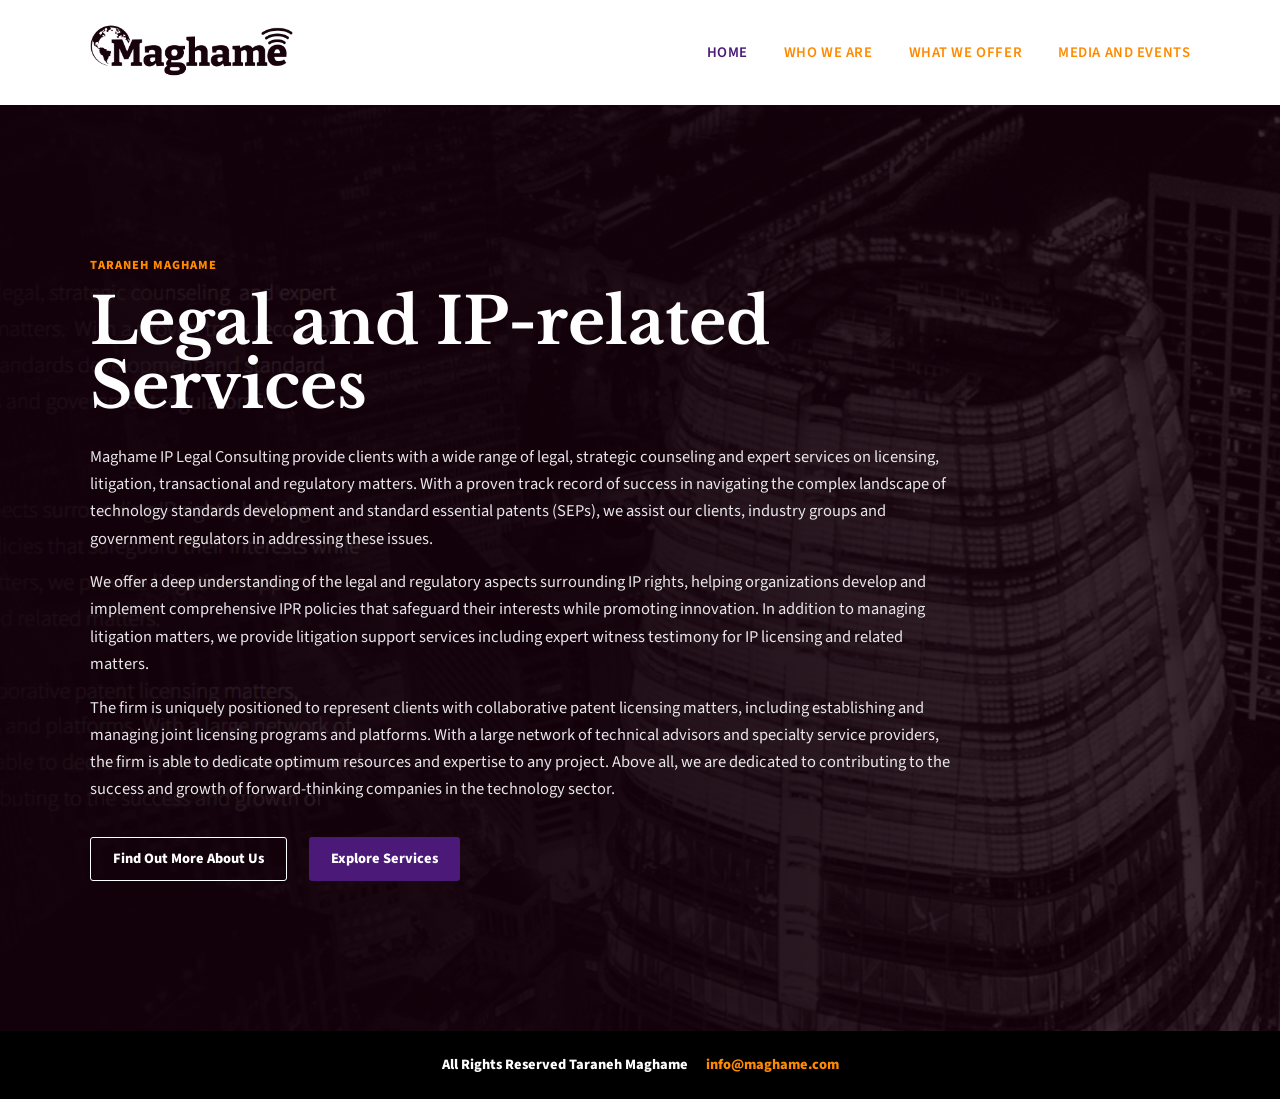
<file: index.html>
<!doctype html>
<html lang="en">
  <head>
    <meta charset="UTF-8" />
    <meta name="viewport" content="width=device-width, initial-scale=1.0" />
    <meta
      name="description"
      content="Maghame IP Consulting provides strategic intellectual property, licensing, litigation, standards, and policy advisory services."
    />
    <title>Maghame IP Consulting PLLC</title>
    <link rel="preconnect" href="https://fonts.googleapis.com" />
    <link rel="preconnect" href="https://fonts.gstatic.com" crossorigin />
    <link
      href="https://fonts.googleapis.com/css2?family=Libre+Baskerville:wght@700&family=Source+Sans+Pro:ital,wght@0,400;0,600;0,700;0,800;1,700;1,800&display=swap"
      rel="stylesheet"
    />
    <link rel="stylesheet" href="styles.css" />
  </head>
  <body>
    <header class="site-header">
      <a class="brand" href="index.html" aria-label="Maghame IP Consulting home">
        <img
          src="assets/logo-new-blank1.png"
          alt="Maghame IP Consulting PLLC"
        />
      </a>
      <button class="nav-toggle" type="button" aria-label="Open navigation" aria-expanded="false">
        <span></span>
        <span></span>
      </button>
      <nav class="site-nav" aria-label="Main navigation">
        <a class="active" href="index.html">Home</a>
        <a href="who-we-are.html">Who We Are</a>
        <a href="what-we-offer.html">What We Offer</a>
        <a href="media-and-events.html">Media and Events</a>
      </nav>
    </header>

    <main>
      <section class="hero">
        <div class="hero-inner">
          <p class="eyebrow">Taraneh Maghame</p>
          <h1>Legal and IP-related Services</h1>
          <div class="hero-text">
            <p>
              Maghame IP Legal Consulting provide clients with a wide range of legal, strategic
              counseling and expert services on licensing, litigation, transactional and regulatory
              matters. With a proven track record of success in navigating the complex landscape of
              technology standards development and standard essential patents (SEPs), we assist our
              clients, industry groups and government regulators in addressing these issues.
            </p>
            <p>
              We offer a deep understanding of the legal and regulatory aspects surrounding IP
              rights, helping organizations develop and implement comprehensive IPR policies that
              safeguard their interests while promoting innovation. In addition to managing
              litigation matters, we provide litigation support services including expert witness
              testimony for IP licensing and related matters.
            </p>
            <p>
              The firm is uniquely positioned to represent clients with collaborative patent
              licensing matters, including establishing and managing joint licensing programs and
              platforms. With a large network of technical advisors and specialty service providers,
              the firm is able to dedicate optimum resources and expertise to any project. Above
              all, we are dedicated to contributing to the success and growth of forward-thinking
              companies in the technology sector.
            </p>
          </div>
          <div class="hero-actions">
            <a class="button outline" href="who-we-are.html">Find Out More About Us</a>
            <a class="button filled" href="what-we-offer.html">Explore Services</a>
          </div>
        </div>
      </section>

    </main>

    <footer class="site-footer home-footer">
      <div class="footer-bottom">
        <span>All Rights Reserved Taraneh Maghame</span>
        <a href="mailto:info@maghame.com">info@maghame.com</a>
      </div>
    </footer>

    <script src="script.js"></script>
  </body>
</html>
</file>
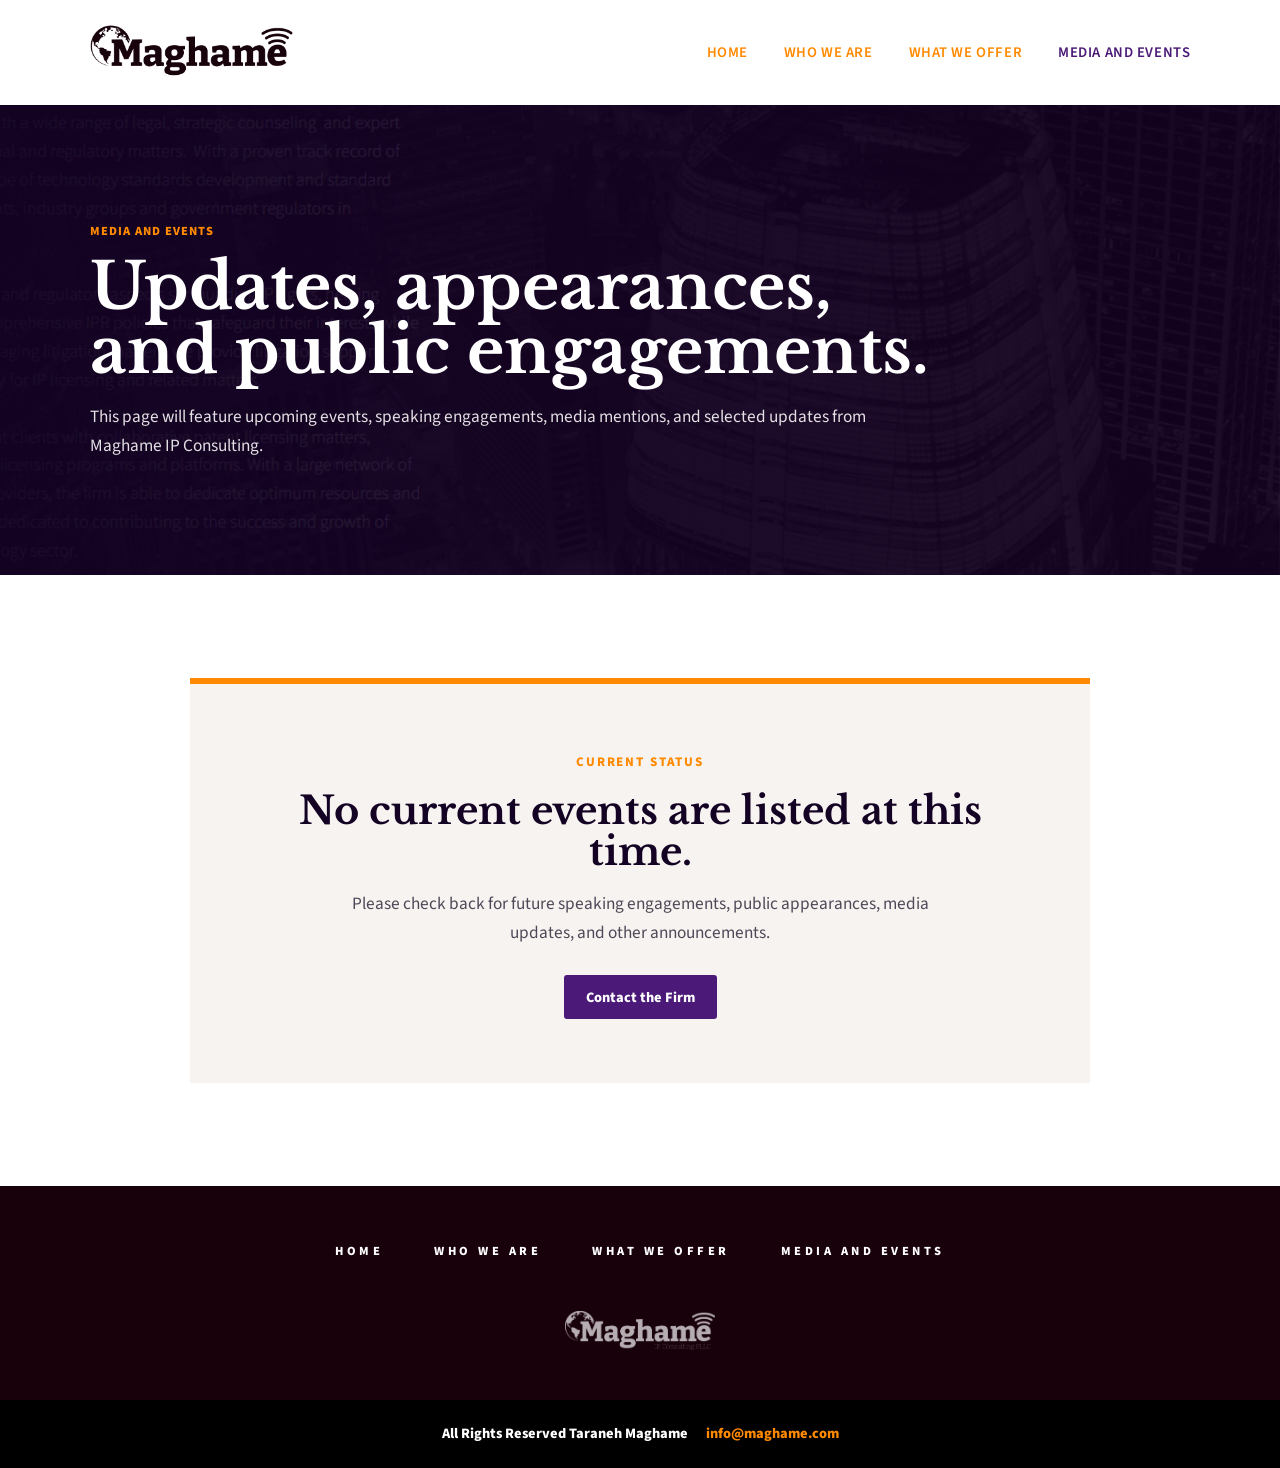
<file: media-and-events.html>
<!doctype html>
<html lang="en">
  <head>
    <meta charset="UTF-8" />
    <meta name="viewport" content="width=device-width, initial-scale=1.0" />
    <meta
      name="description"
      content="Media and events updates from Maghame IP Consulting PLLC."
    />
    <title>Media and Events | Maghame IP Consulting PLLC</title>
    <link rel="preconnect" href="https://fonts.googleapis.com" />
    <link rel="preconnect" href="https://fonts.gstatic.com" crossorigin />
    <link
      href="https://fonts.googleapis.com/css2?family=Libre+Baskerville:wght@700&family=Source+Sans+Pro:ital,wght@0,400;0,600;0,700;0,800;1,700;1,800&display=swap"
      rel="stylesheet"
    />
    <link rel="stylesheet" href="styles.css" />
  </head>
  <body>
    <header class="site-header">
      <a class="brand" href="index.html" aria-label="Maghame IP Consulting home">
        <img
          src="assets/logo-new-blank1.png"
          alt="Maghame IP Consulting PLLC"
        />
      </a>
      <button class="nav-toggle" type="button" aria-label="Open navigation" aria-expanded="false">
        <span></span>
        <span></span>
      </button>
      <nav class="site-nav" aria-label="Main navigation">
        <a href="index.html">Home</a>
        <a href="who-we-are.html">Who We Are</a>
        <a href="what-we-offer.html">What We Offer</a>
        <a class="active" href="media-and-events.html">Media and Events</a>
      </nav>
    </header>

    <main>
      <section class="media-events-intro">
        <p class="eyebrow">Media and Events</p>
        <h1>Updates, appearances, and public engagements.</h1>
        <p>
          This page will feature upcoming events, speaking engagements, media mentions, and selected
          updates from Maghame IP Consulting.
        </p>
      </section>

      <section class="section notice-section">
        <div class="event-notice">
          <span class="notice-label">Current Status</span>
          <h2>No current events are listed at this time.</h2>
          <p>
            Please check back for future speaking engagements, public appearances, media updates,
            and other announcements.
          </p>
          <a class="button filled" href="mailto:info@maghame.com">Contact the Firm</a>
        </div>
      </section>
    </main>

    <footer class="site-footer">
      <div class="footer-main">
        <nav class="footer-nav" aria-label="Footer navigation">
          <a href="index.html">Home</a>
          <a href="who-we-are.html">Who We Are</a>
          <a href="what-we-offer.html">What We Offer</a>
          <a href="media-and-events.html">Media and Events</a>
        </nav>
        <img
          class="footer-logo"
          src="assets/logo-white.png"
          alt="Maghame IP Consulting PLLC"
        />
      </div>
      <div class="footer-bottom">
        <span>All Rights Reserved Taraneh Maghame</span>
        <a href="mailto:info@maghame.com">info@maghame.com</a>
      </div>
    </footer>

    <script src="script.js"></script>
  </body>
</html>
</file>
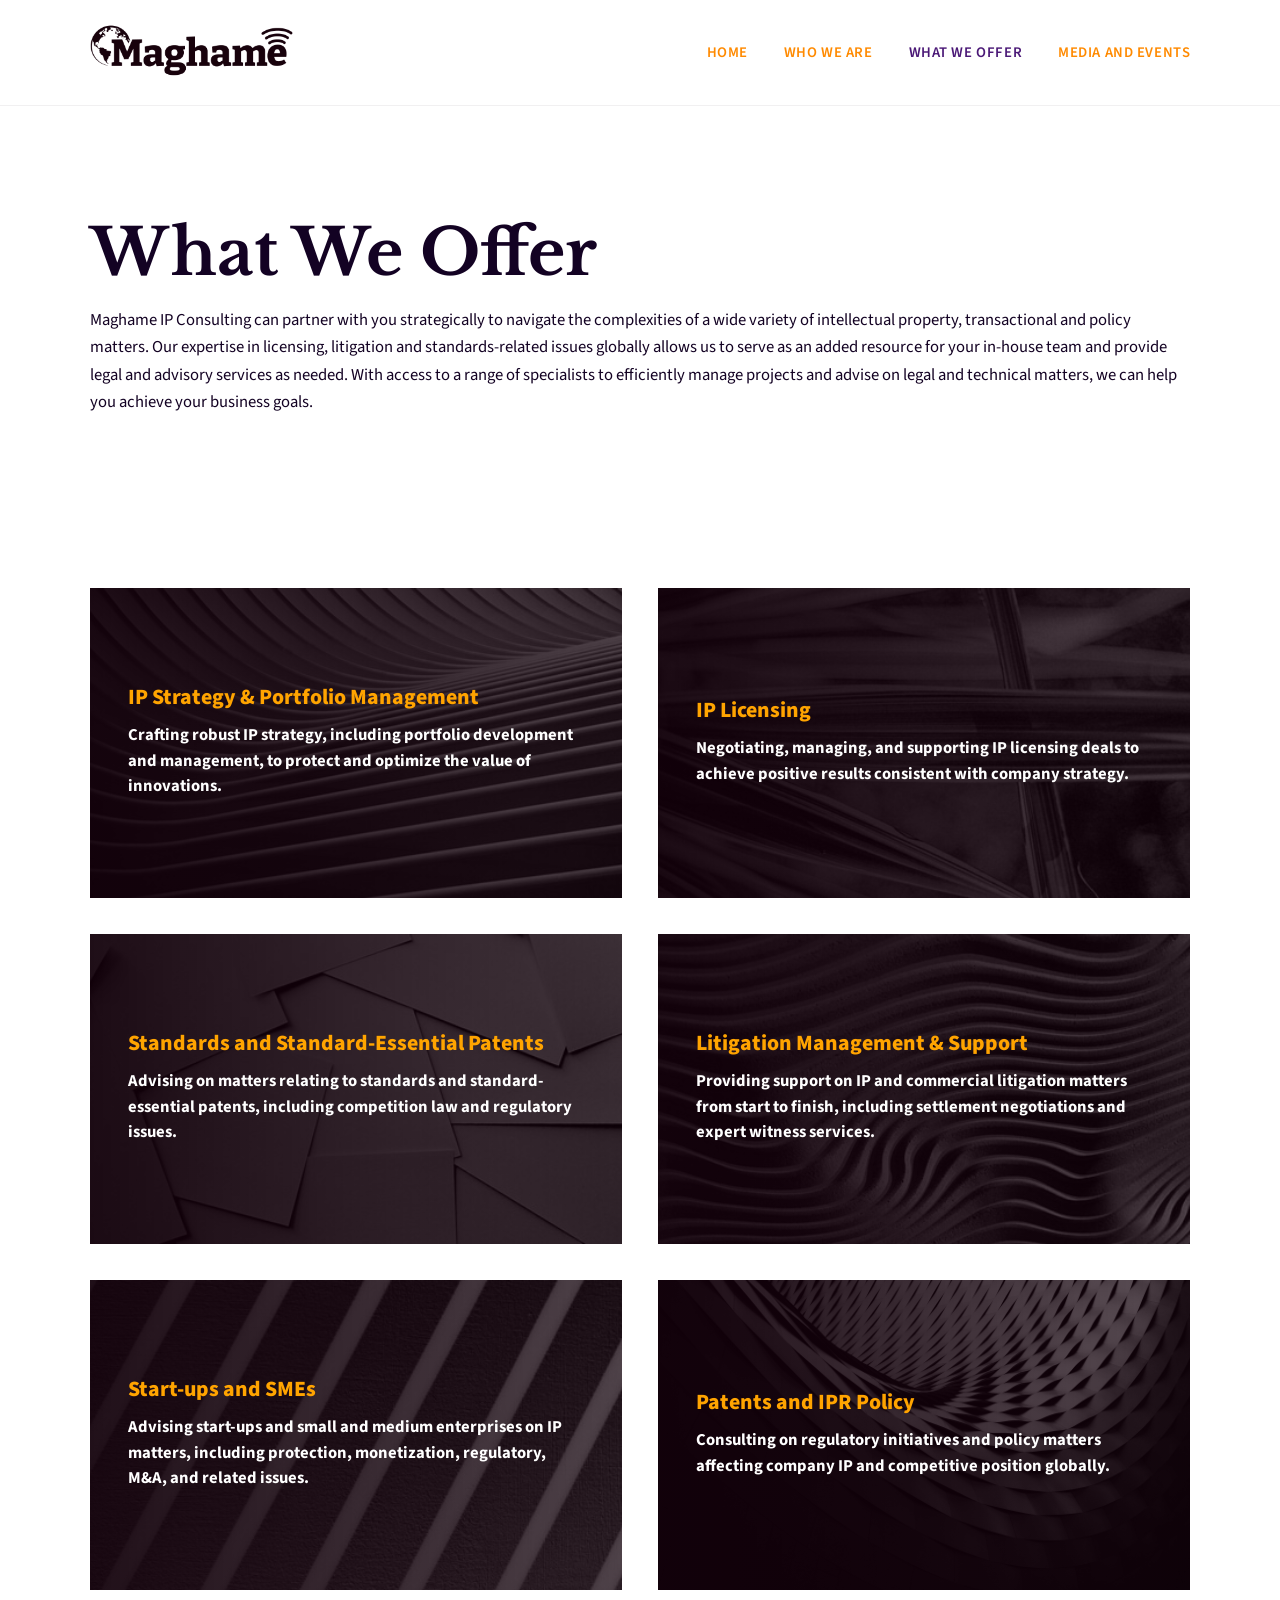
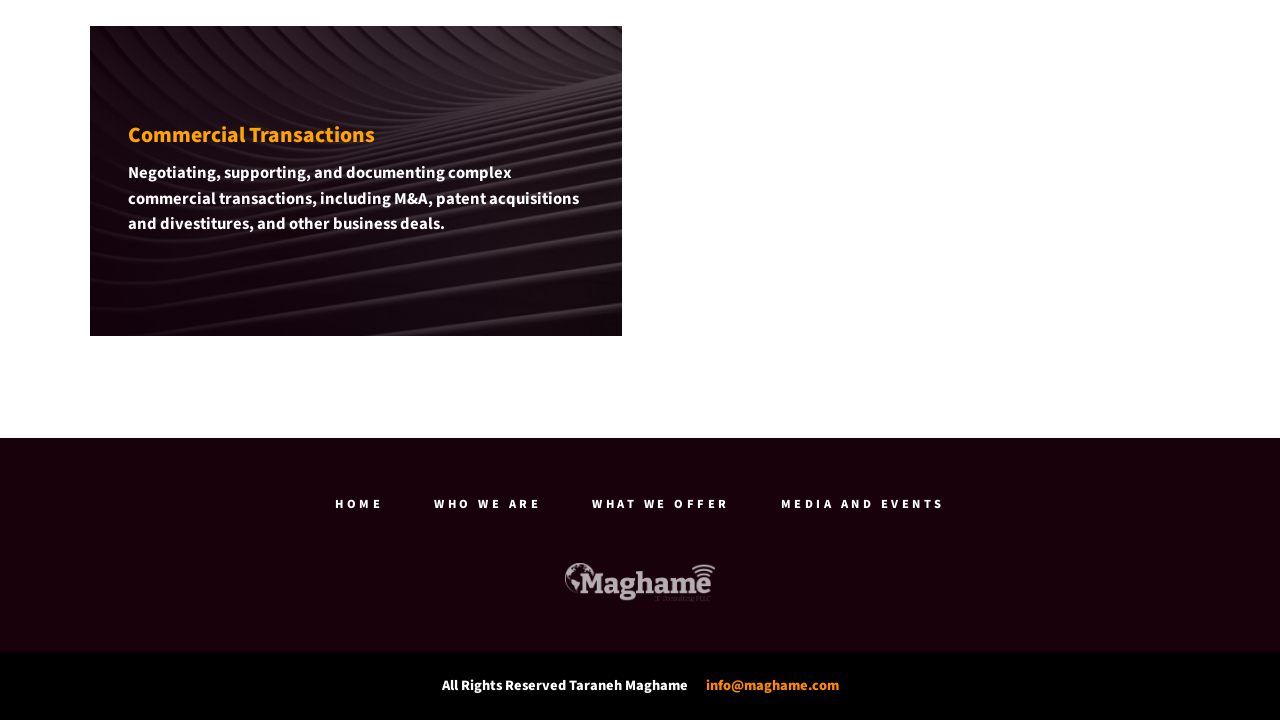
<file: what-we-offer.html>
<!doctype html>
<html lang="en">
  <head>
    <meta charset="UTF-8" />
    <meta name="viewport" content="width=device-width, initial-scale=1.0" />
    <meta
      name="description"
      content="Explore IP strategy, licensing, standards, litigation, policy, and transaction services from Maghame IP Consulting."
    />
    <title>What We Offer | Maghame IP Consulting PLLC</title>
    <link rel="preconnect" href="https://fonts.googleapis.com" />
    <link rel="preconnect" href="https://fonts.gstatic.com" crossorigin />
    <link
      href="https://fonts.googleapis.com/css2?family=Libre+Baskerville:wght@700&family=Source+Sans+Pro:ital,wght@0,400;0,600;0,700;0,800;1,700;1,800&display=swap"
      rel="stylesheet"
    />
    <link rel="stylesheet" href="styles.css" />
  </head>
  <body>
    <header class="site-header">
      <a class="brand" href="index.html" aria-label="Maghame IP Consulting home">
        <img
          src="assets/logo-new-blank1.png"
          alt="Maghame IP Consulting PLLC"
        />
      </a>
      <button class="nav-toggle" type="button" aria-label="Open navigation" aria-expanded="false">
        <span></span>
        <span></span>
      </button>
      <nav class="site-nav" aria-label="Main navigation">
        <a href="index.html">Home</a>
        <a href="who-we-are.html">Who We Are</a>
        <a class="active" href="what-we-offer.html">What We Offer</a>
        <a href="media-and-events.html">Media and Events</a>
      </nav>
    </header>

    <main>
      <section class="offer-intro">
        <h1>What We Offer</h1>
        <p>
          Maghame IP Consulting can partner with you strategically to navigate the complexities of a
          wide variety of intellectual property, transactional and policy matters. Our expertise in
          licensing, litigation and standards-related issues globally allows us to serve as an added
          resource for your in-house team and provide legal and advisory services as needed. With
          access to a range of specialists to efficiently manage projects and advise on legal and
          technical matters, we can help you achieve your business goals.
        </p>
      </section>

      <section class="section services-section">
        <div class="visual-service-grid">
          <article
            class="visual-service-card"
            style="--service-bg: url('assets/service-strategy.jpg')"
          >
            <h2>IP Strategy & Portfolio Management</h2>
            <p>
              Crafting robust IP strategy, including portfolio development and management, to
              protect and optimize the value of innovations.
            </p>
          </article>
          <article
            class="visual-service-card"
            style="--service-bg: url('assets/service-licensing.jpg')"
          >
            <h2>IP Licensing</h2>
            <p>
              Negotiating, managing, and supporting IP licensing deals to achieve positive results
              consistent with company strategy.
            </p>
          </article>
          <article
            class="visual-service-card"
            style="--service-bg: url('assets/service-standards.jpg')"
          >
            <h2>Standards and Standard-Essential Patents</h2>
            <p>
              Advising on matters relating to standards and standard-essential patents, including
              competition law and regulatory issues.
            </p>
          </article>
          <article
            class="visual-service-card"
            style="--service-bg: url('assets/service-litigation.jpg')"
          >
            <h2>Litigation Management & Support</h2>
            <p>
              Providing support on IP and commercial litigation matters from start to finish,
              including settlement negotiations and expert witness services.
            </p>
          </article>
          <article
            class="visual-service-card"
            style="--service-bg: url('assets/service-startups.jpg')"
          >
            <h2>Start-ups and SMEs</h2>
            <p>
              Advising start-ups and small and medium enterprises on IP matters, including
              protection, monetization, regulatory, M&A, and related issues.
            </p>
          </article>
          <article
            class="visual-service-card"
            style="--service-bg: url('assets/service-policy.jpeg')"
          >
            <h2>Patents and IPR Policy</h2>
            <p>
              Consulting on regulatory initiatives and policy matters affecting company IP and
              competitive position globally.
            </p>
          </article>
          <article
            class="visual-service-card"
            style="--service-bg: url('assets/service-strategy.jpg')"
          >
            <h2>Commercial Transactions</h2>
            <p>
              Negotiating, supporting, and documenting complex commercial transactions, including
              M&A, patent acquisitions and divestitures, and other business deals.
            </p>
          </article>
        </div>
      </section>
    </main>

    <footer class="site-footer">
      <div class="footer-main">
        <nav class="footer-nav" aria-label="Footer navigation">
          <a href="index.html">Home</a>
          <a href="who-we-are.html">Who We Are</a>
          <a href="what-we-offer.html">What We Offer</a>
          <a href="media-and-events.html">Media and Events</a>
        </nav>
        <img
          class="footer-logo"
          src="assets/logo-white.png"
          alt="Maghame IP Consulting PLLC"
        />
      </div>
      <div class="footer-bottom">
        <span>All Rights Reserved Taraneh Maghame</span>
        <a href="mailto:info@maghame.com">info@maghame.com</a>
      </div>
    </footer>

    <script src="script.js"></script>
  </body>
</html>
</file>
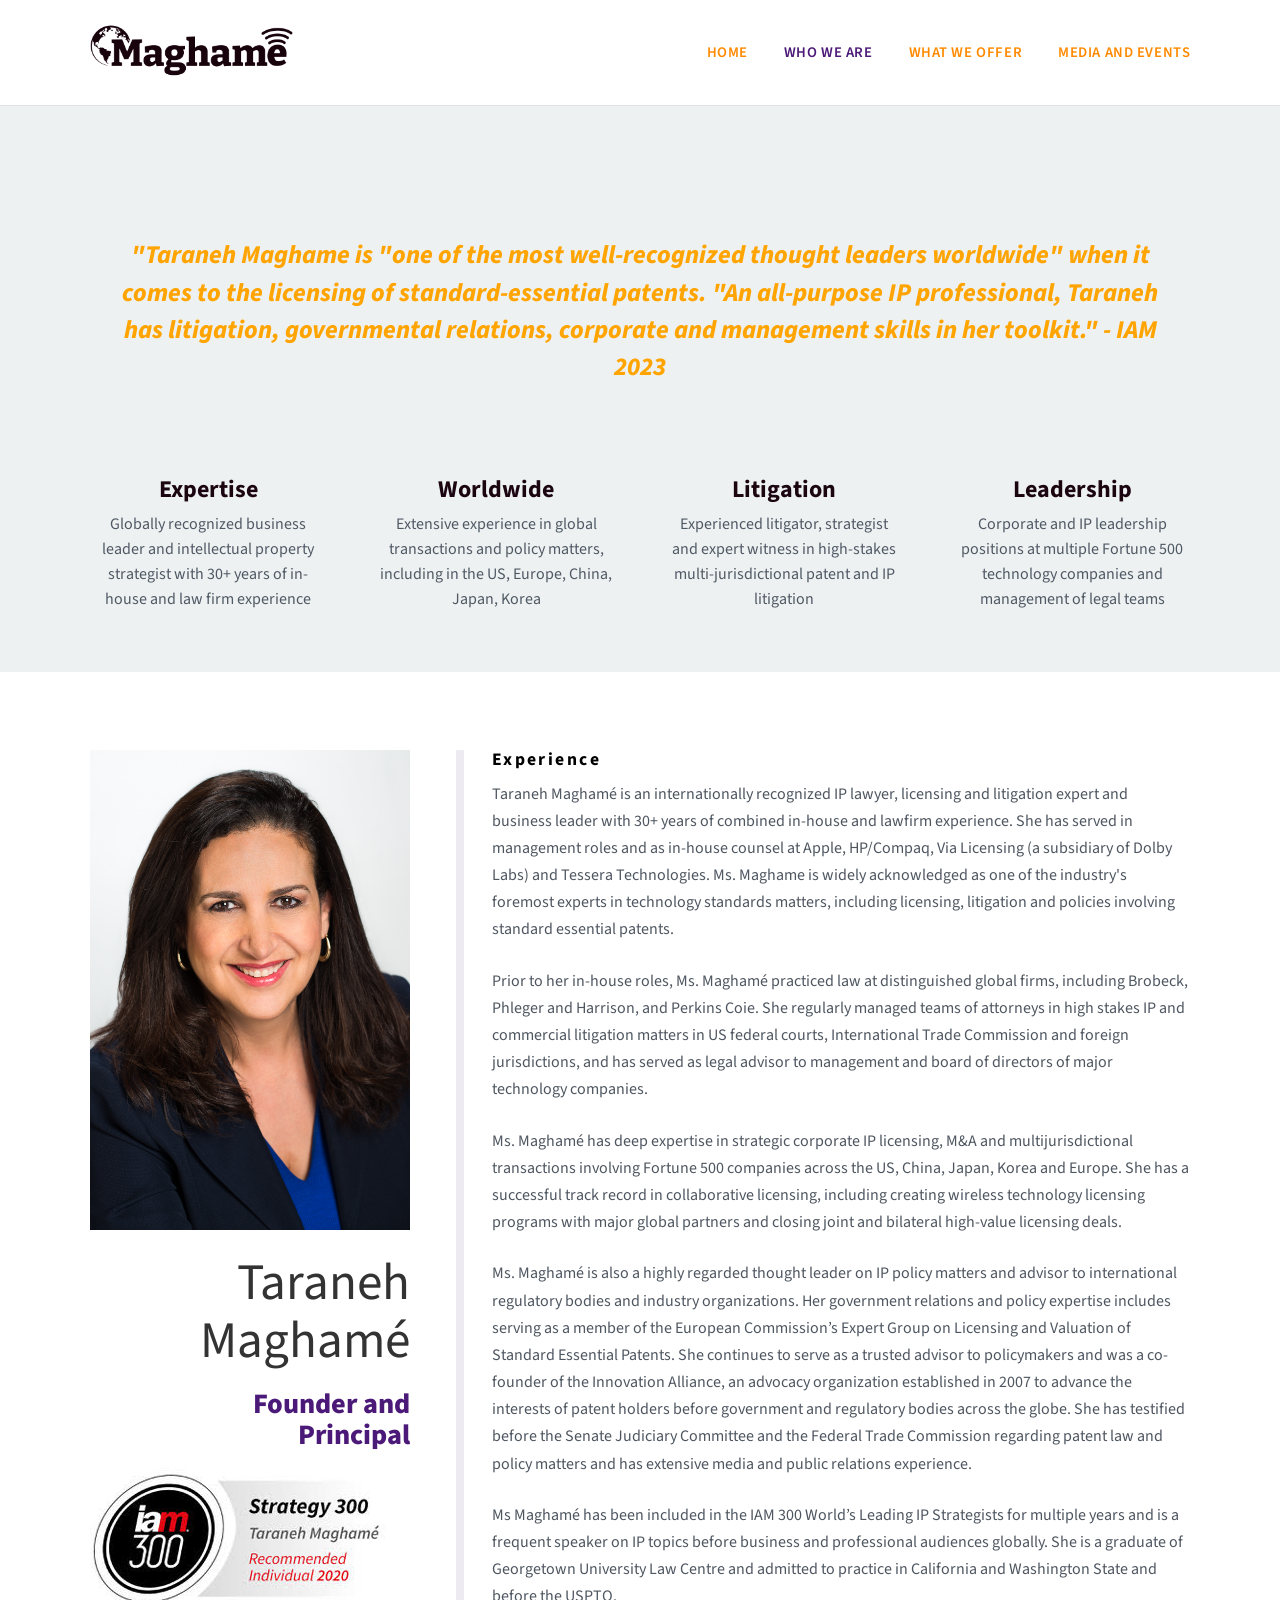
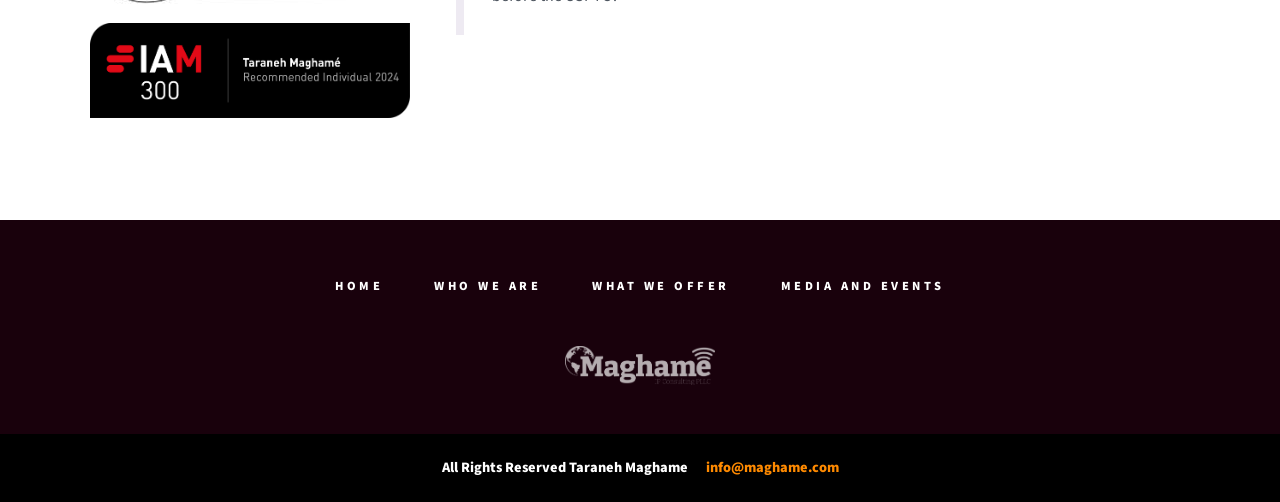
<file: who-we-are.html>
<!doctype html>
<html lang="en">
  <head>
    <meta charset="UTF-8" />
    <meta name="viewport" content="width=device-width, initial-scale=1.0" />
    <meta
      name="description"
      content="Learn about Taraneh Maghame, founder and principal of Maghame IP Consulting PLLC."
    />
    <title>Who We Are | Maghame IP Consulting PLLC</title>
    <link rel="preconnect" href="https://fonts.googleapis.com" />
    <link rel="preconnect" href="https://fonts.gstatic.com" crossorigin />
    <link
      href="https://fonts.googleapis.com/css2?family=Libre+Baskerville:wght@700&family=Source+Sans+Pro:ital,wght@0,400;0,600;0,700;0,800;1,700;1,800&display=swap"
      rel="stylesheet"
    />
    <link rel="stylesheet" href="styles.css" />
  </head>
  <body>
    <header class="site-header">
      <a class="brand" href="index.html" aria-label="Maghame IP Consulting home">
        <img
          src="assets/logo-new-blank1.png"
          alt="Maghame IP Consulting PLLC"
        />
      </a>
      <button class="nav-toggle" type="button" aria-label="Open navigation" aria-expanded="false">
        <span></span>
        <span></span>
      </button>
      <nav class="site-nav" aria-label="Main navigation">
        <a href="index.html">Home</a>
        <a class="active" href="who-we-are.html">Who We Are</a>
        <a href="what-we-offer.html">What We Offer</a>
        <a href="media-and-events.html">Media and Events</a>
      </nav>
    </header>

    <main>
      <section class="who-intro">
        <blockquote class="who-quote">
          <p>
            "Taraneh Maghame is "one of the most well-recognized thought leaders worldwide" when it
            comes to the licensing of standard-essential patents. "An all-purpose IP professional,
            Taraneh has litigation, governmental relations,
            corporate and management skills in her toolkit." - IAM 2023
          </p>
        </blockquote>

        <div class="expertise-row" aria-label="Expertise highlights">
          <article>
            <h2>Expertise</h2>
            <p>
              Globally recognized business leader and intellectual property strategist with 30+
              years of in-house and law firm experience
            </p>
          </article>
          <article>
            <h2>Worldwide</h2>
            <p>
              Extensive experience in global transactions and policy matters, including in the US,
              Europe, China, Japan, Korea
            </p>
          </article>
          <article>
            <h2>Litigation</h2>
            <p>
              Experienced litigator, strategist and expert witness in high-stakes
              multi-jurisdictional patent and IP litigation
            </p>
          </article>
          <article>
            <h2>Leadership</h2>
            <p>
              Corporate and IP leadership positions at multiple Fortune 500 technology companies
              and management of legal teams
            </p>
          </article>
        </div>
      </section>

      <section class="section original-profile">
        <aside class="founder-sidebar">
          <img
            class="founder-photo"
            src="assets/taraneh-maghame.jpg"
            alt="Taraneh Maghamé"
          />
          <h1>Taraneh<br />Maghamé</h1>
          <p>Founder and<br />Principal</p>
          <img
            class="award-badge"
            src="assets/iam-badge.jpg"
            alt="IAM 300 Recommended Individual 2023 badge"
          />
          <img
            class="award-badge"
            src="assets/taraneh-iam-2020.png"
            alt="IAM Strategy 300 Taraneh Maghame Recommended Individual 2020 badge"
          />
        </aside>
        <article class="experience-copy">
          <h2>Experience</h2>
          <p>
            Taraneh Maghamé is an internationally recognized IP lawyer, licensing and litigation
            expert and business leader with 30+ years of combined in-house and lawfirm experience.
            She has served in management roles and as in-house counsel at Apple, HP/Compaq, Via
            Licensing (a subsidiary of Dolby Labs) and Tessera Technologies. Ms. Maghame is widely
            acknowledged as one of the industry's foremost experts in technology standards matters,
            including licensing, litigation and policies involving standard essential patents.
          </p>
          <p>
            Prior to her in-house roles, Ms. Maghamé practiced law at distinguished global firms,
            including Brobeck, Phleger and Harrison, and Perkins Coie. She regularly managed teams
            of attorneys in high stakes IP and commercial litigation matters in US federal courts,
            International Trade Commission and foreign jurisdictions, and has served as legal
            advisor to management and board of directors of major technology companies.
          </p>
          <p>
            Ms. Maghamé has deep expertise in strategic corporate IP licensing, M&A and
            multijurisdictional transactions involving Fortune 500 companies across the US, China,
            Japan, Korea and Europe. She has a successful track record in collaborative licensing,
            including creating wireless technology licensing programs with major global partners and
            closing joint and bilateral high-value licensing deals.
          </p>
          <p>
            Ms. Maghamé is also a highly regarded thought leader on IP policy matters and advisor to
            international regulatory bodies and industry organizations. Her government relations and
            policy expertise includes serving as a member of the European Commission’s Expert Group
            on Licensing and Valuation of Standard Essential Patents. She continues to serve as a
            trusted advisor to policymakers and was a co-founder of the Innovation Alliance, an
            advocacy organization established in 2007 to advance the interests of patent holders
            before government and regulatory bodies across the globe. She has testified before the
            Senate Judiciary Committee and the Federal Trade Commission regarding patent law and
            policy matters and has extensive media and public relations experience.
          </p>
          <p>
            Ms Maghamé has been included in the IAM 300 World’s Leading IP Strategists for multiple
            years and is a frequent speaker on IP topics before business and professional audiences
            globally. She is a graduate of Georgetown University Law Centre and admitted to practice
            in California and Washington State and before the USPTO.
          </p>
        </article>
      </section>
    </main>

    <footer class="site-footer">
      <div class="footer-main">
        <nav class="footer-nav" aria-label="Footer navigation">
          <a href="index.html">Home</a>
          <a href="who-we-are.html">Who We Are</a>
          <a href="what-we-offer.html">What We Offer</a>
          <a href="media-and-events.html">Media and Events</a>
        </nav>
        <img
          class="footer-logo"
          src="assets/logo-white.png"
          alt="Maghame IP Consulting PLLC"
        />
      </div>
      <div class="footer-bottom">
        <span>All Rights Reserved Taraneh Maghame</span>
        <a href="mailto:info@maghame.com">info@maghame.com</a>
      </div>
    </footer>

    <script src="script.js"></script>
  </body>
</html>
</file>
<file: styles.css>
:root {
  --ink: #1b0510;
  --deep: #12000a;
  --purple: #4b1977;
  --orange: #ff8a00;
  --paper: #ffffff;
  --soft: #f6f2f0;
  --muted: #6e6268;
  --line: #e7dfdc;
  font-family: "Source Sans Pro", system-ui, -apple-system, BlinkMacSystemFont, "Segoe UI", sans-serif;
}

* {
  box-sizing: border-box;
}

html {
  scroll-behavior: smooth;
}

body {
  margin: 0;
  color: var(--ink);
  background: var(--paper);
  font-size: 16px;
  line-height: 1.65;
}

a {
  color: inherit;
  text-decoration: none;
}

.site-header {
  position: sticky;
  top: 0;
  z-index: 20;
  display: grid;
  grid-template-columns: auto 1fr;
  gap: 40px;
  align-items: center;
  padding: 24px clamp(24px, 7vw, 180px);
  background: #fff;
  box-shadow: 0 1px 0 rgba(27, 5, 16, 0.06);
}

.brand {
  display: inline-flex;
  align-items: center;
  min-width: 230px;
}

.brand img {
  display: block;
  width: clamp(170px, 16vw, 240px);
  height: auto;
}

.site-nav {
  display: flex;
  justify-content: flex-end;
  gap: clamp(20px, 2.8vw, 42px);
  color: var(--orange);
  font-size: 0.92rem;
  font-weight: 600;
  letter-spacing: 0.04em;
  text-transform: uppercase;
}

.site-nav a {
  padding: 8px 0;
}

.site-nav a:hover,
.site-nav .active {
  color: var(--purple);
}

.nav-toggle {
  display: none;
  width: 44px;
  height: 44px;
  border: 1px solid var(--line);
  border-radius: 4px;
  background: #fff;
}

.nav-toggle span {
  display: block;
  width: 18px;
  height: 2px;
  margin: 5px auto;
  background: var(--ink);
}

.hero {
  position: relative;
  min-height: calc(100vh - 98px);
  padding: clamp(84px, 12vw, 150px) clamp(24px, 7vw, 180px);
  color: #fff;
  background:
    linear-gradient(90deg, rgba(18, 0, 10, 0.96) 0%, rgba(18, 0, 10, 0.78) 45%, rgba(18, 0, 10, 0.34) 100%),
    url("assets/hero-city.png") center / cover;
}

.hero-inner {
  max-width: 900px;
}

.eyebrow {
  margin-bottom: 14px;
  color: var(--orange);
  font-size: 0.78rem;
  font-weight: 800;
  letter-spacing: 0.08em;
  text-transform: uppercase;
}

h1,
h2,
h3,
p,
blockquote {
  margin-top: 0;
}

h1 {
  max-width: 820px;
  margin-bottom: 26px;
  font-family: "Libre Baskerville", Georgia, serif;
  font-size: clamp(2.5rem, 5vw, 5.3rem);
  line-height: 1;
  letter-spacing: 0;
}

h2 {
  margin-bottom: 18px;
  font-family: "Libre Baskerville", Georgia, serif;
  font-size: clamp(2rem, 3vw, 3.4rem);
  line-height: 1.08;
  letter-spacing: 0;
}

h3 {
  margin-bottom: 10px;
  font-size: 1.2rem;
  line-height: 1.25;
}

.hero-text {
  max-width: 860px;
  color: rgba(255, 255, 255, 0.9);
  font-size: 1.03rem;
}

.hero-actions {
  display: flex;
  flex-wrap: wrap;
  gap: 22px;
  margin-top: 34px;
}

.button {
  display: inline-flex;
  min-height: 44px;
  align-items: center;
  justify-content: center;
  padding: 0 22px;
  border-radius: 3px;
  font-size: 0.9rem;
  font-weight: 800;
  transition:
    background-color 180ms ease,
    border-color 180ms ease,
    color 180ms ease,
    box-shadow 180ms ease,
    transform 180ms ease;
}

.button.outline {
  border: 1px solid #fff;
  color: #fff;
}

.button.filled {
  color: #fff;
  background: var(--purple);
}

.button:hover {
  border-color: #dba11d;
  color: var(--deep);
  background: #dba11d;
  box-shadow: 0 12px 30px rgba(219, 161, 29, 0.26);
  transform: translateY(-2px);
}

.button:active {
  box-shadow: 0 6px 18px rgba(219, 161, 29, 0.18);
  transform: translateY(0) scale(0.98);
}

.button:focus-visible {
  outline: 3px solid rgba(219, 161, 29, 0.55);
  outline-offset: 4px;
}

.quote-band {
  padding: 56px clamp(24px, 7vw, 180px);
  color: #fff;
  background: var(--deep);
}

.quote-band blockquote {
  max-width: 960px;
  margin: 0 auto;
  text-align: center;
}

.quote-band p {
  margin-bottom: 14px;
  font-family: "Libre Baskerville", Georgia, serif;
  font-size: clamp(1.35rem, 2.5vw, 2.4rem);
  line-height: 1.28;
}

cite {
  color: var(--orange);
  font-style: normal;
  font-weight: 800;
}

.section {
  padding: clamp(68px, 8vw, 120px) clamp(24px, 7vw, 180px);
}

.section-heading {
  max-width: 880px;
  margin-bottom: 38px;
}

.pillar-grid {
  display: grid;
  grid-template-columns: repeat(3, minmax(0, 1fr));
  gap: 1px;
  overflow: hidden;
  border: 1px solid var(--line);
  background: var(--line);
}

.pillar {
  min-height: 250px;
  padding: 32px;
  background: #fff;
}

.pillar span {
  display: block;
  margin-bottom: 28px;
  color: var(--orange);
  font-weight: 800;
}

.pillar p,
.content-flow,
.intro-copy,
.service-item p,
.page-hero p {
  color: var(--muted);
}

.page-hero {
  padding: clamp(70px, 9vw, 124px) clamp(24px, 7vw, 180px);
  color: #fff;
  background:
    linear-gradient(90deg, rgba(18, 0, 10, 0.95), rgba(18, 0, 10, 0.66)),
    url("assets/hero-city.png") center / cover;
}

.page-hero div {
  max-width: 960px;
}

.page-hero p {
  max-width: 760px;
  color: rgba(255, 255, 255, 0.82);
  font-size: 1.15rem;
}

.who-intro {
  padding: clamp(84px, 11vw, 132px) clamp(24px, 7vw, 180px) 44px;
  background: #eef1f2;
  text-align: center;
}

.who-quote {
  max-width: 1040px;
  margin: 0 auto clamp(64px, 7vw, 96px);
  color: #ffa400;
  font-size: clamp(1.45rem, 2vw, 1.95rem);
  font-style: italic;
  font-weight: 800;
  line-height: 1.45;
}

.who-quote p {
  margin-bottom: 0;
}

.expertise-row {
  display: grid;
  grid-template-columns: repeat(4, minmax(190px, 1fr));
  gap: clamp(28px, 4vw, 72px);
  max-width: 1260px;
  margin: 0 auto;
}

.expertise-row h2 {
  margin-bottom: 8px;
  font-family: "Source Sans Pro", system-ui, -apple-system, BlinkMacSystemFont, "Segoe UI", sans-serif;
  font-size: 1.5rem;
  line-height: 1.2;
}

.expertise-row p {
  color: #4f5964;
  font-size: 1rem;
  line-height: 1.55;
}

.original-profile {
  display: grid;
  grid-template-columns: 320px minmax(0, 760px);
  gap: 46px;
  justify-content: center;
  align-items: start;
  padding-top: 78px;
}

.founder-sidebar {
  text-align: right;
}

.founder-photo {
  display: block;
  width: 100%;
  margin-bottom: 24px;
}

.founder-sidebar h1 {
  margin-bottom: 18px;
  color: #333;
  font-family: "Source Sans Pro", system-ui, -apple-system, BlinkMacSystemFont, "Segoe UI", sans-serif;
  font-size: clamp(3rem, 4vw, 4rem);
  font-weight: 400;
  line-height: 1.15;
}

.founder-sidebar p {
  margin-bottom: 18px;
  color: var(--purple);
  font-size: clamp(1.65rem, 2.2vw, 2rem);
  font-weight: 800;
  line-height: 1.08;
}

.award-strip,
.award-badge {
  display: block;
  width: 100%;
  height: auto;
}

.award-badge {
  margin-top: 14px;
}

.experience-copy {
  padding-left: 28px;
  border-left: 8px solid #eeeaf2;
  color: #4e5660;
  font-size: 1rem;
  line-height: 1.7;
}

.experience-copy h2 {
  margin-bottom: 12px;
  color: #000;
  font-family: "Source Sans Pro", system-ui, -apple-system, BlinkMacSystemFont, "Segoe UI", sans-serif;
  font-size: 1.1rem;
  letter-spacing: 0.14em;
}

.experience-copy p {
  margin-bottom: 24px;
}

.profile-section {
  display: grid;
  grid-template-columns: 340px minmax(0, 1fr);
  gap: clamp(40px, 7vw, 100px);
  align-items: start;
}

.profile-card {
  position: sticky;
  top: 130px;
  padding: 30px;
  border-top: 5px solid var(--orange);
  background: var(--soft);
}

.profile-card blockquote {
  color: var(--ink);
  font-family: "Libre Baskerville", Georgia, serif;
  font-size: 1.35rem;
  line-height: 1.35;
}

.content-flow {
  max-width: 880px;
  font-size: 1.05rem;
}

.content-flow p,
.intro-copy p {
  margin-bottom: 22px;
}

.intro-copy {
  max-width: 960px;
  padding-bottom: 20px;
  font-size: 1.18rem;
}

.offer-intro {
  padding: clamp(70px, 9vw, 124px) clamp(24px, 7vw, 180px);
  color: #130223;
  background: #fff;
}

.offer-intro h1 {
  max-width: 820px;
  margin-bottom: 22px;
  font-family: "Libre Baskerville", Georgia, serif;
  font-size: clamp(2.5rem, 5vw, 5rem);
  line-height: 1;
}

.offer-intro p {
  max-width: 1320px;
  margin-bottom: 0;
  color: #130223;
  font-size: 1.04rem;
  line-height: 1.65;
}

.services-section {
  padding-top: 56px;
}

.service-list {
  display: grid;
  grid-template-columns: repeat(2, minmax(0, 1fr));
  gap: 1px;
  overflow: hidden;
  border: 1px solid var(--line);
  background: var(--line);
}

.service-item {
  padding: 32px;
  background: #fff;
}

.service-item h2 {
  color: var(--ink);
  font-size: clamp(1.35rem, 2vw, 2rem);
}

.service-item:nth-child(3n + 2) {
  border-top: 4px solid var(--purple);
}

.service-item:nth-child(3n + 1) {
  border-top: 4px solid var(--orange);
}

.visual-service-grid {
  display: grid;
  grid-template-columns: repeat(2, minmax(0, 1fr));
  gap: 36px;
  width: 100%;
  margin: 0;
}

.visual-service-card {
  position: relative;
  display: flex;
  min-height: 310px;
  flex-direction: column;
  justify-content: center;
  overflow: hidden;
  padding: clamp(28px, 3vw, 44px);
  color: #fff;
  background:
    linear-gradient(90deg, rgba(18, 0, 10, 0.92), rgba(18, 0, 10, 0.68)),
    var(--service-bg) center / cover;
}

.visual-service-card h2 {
  max-width: 560px;
  margin-bottom: 12px;
  color: #ffa400;
  font-family: "Source Sans Pro", system-ui, -apple-system, BlinkMacSystemFont, "Segoe UI", sans-serif;
  font-size: clamp(1.22rem, 1.7vw, 1.55rem);
  font-weight: 800;
  line-height: 1.18;
}

.visual-service-card p {
  max-width: 610px;
  margin-bottom: 0;
  color: #fff;
  font-size: clamp(1rem, 1.3vw, 1.18rem);
  font-weight: 700;
  line-height: 1.55;
}

.visual-service-card::after {
  content: "";
  position: absolute;
  inset: 0;
  border: 0 solid rgba(255, 164, 0, 0);
  pointer-events: none;
  transition:
    border-width 180ms ease,
    border-color 180ms ease;
}

.visual-service-card:hover::after {
  border-width: 4px;
  border-color: rgba(255, 164, 0, 0.8);
}

.media-events-intro {
  padding: clamp(70px, 9vw, 124px) clamp(24px, 7vw, 180px);
  color: #fff;
  background:
    linear-gradient(90deg, rgba(19, 2, 35, 0.96), rgba(19, 2, 35, 0.76)),
    url("assets/hero-city.png") center / cover;
}

.media-events-intro h1 {
  max-width: 880px;
  margin-bottom: 20px;
  font-family: "Libre Baskerville", Georgia, serif;
  font-size: clamp(2.5rem, 5vw, 5rem);
  line-height: 1;
}

.media-events-intro p:not(.eyebrow) {
  max-width: 840px;
  margin-bottom: 0;
  color: rgba(255, 255, 255, 0.88);
  font-size: 1.08rem;
}

.notice-section {
  background: #fff;
}

.event-notice {
  max-width: 900px;
  margin: 0 auto;
  padding: clamp(34px, 5vw, 64px);
  border-top: 6px solid var(--orange);
  background: #f7f3f0;
  text-align: center;
}

.notice-label {
  display: inline-block;
  margin-bottom: 16px;
  color: var(--orange);
  font-size: 0.82rem;
  font-weight: 800;
  letter-spacing: 0.14em;
  text-transform: uppercase;
}

.event-notice h2 {
  max-width: 720px;
  margin-right: auto;
  margin-left: auto;
  color: #130223;
  font-size: clamp(2rem, 3vw, 3.2rem);
}

.event-notice p {
  max-width: 640px;
  margin-right: auto;
  margin-bottom: 28px;
  margin-left: auto;
  color: #4f4757;
  font-size: 1.08rem;
}

.site-footer {
  color: #fff;
  background: #000;
}

.footer-main {
  display: grid;
  place-items: center;
  gap: 34px;
  min-height: 214px;
  padding: 48px clamp(24px, 7vw, 180px) 42px;
  background: #19010c;
}

.footer-nav {
  display: flex;
  flex-wrap: wrap;
  justify-content: center;
  gap: clamp(28px, 4vw, 58px);
  color: #fff;
  font-size: 0.78rem;
  font-weight: 800;
  letter-spacing: 0.28em;
  text-transform: uppercase;
}

.footer-nav a:hover {
  color: var(--orange);
}

.footer-logo {
  display: block;
  width: 150px;
  max-width: 55vw;
  height: auto;
  opacity: 0.68;
}

.footer-bottom {
  display: flex;
  flex-wrap: wrap;
  justify-content: center;
  gap: 18px;
  padding: 22px clamp(24px, 7vw, 180px);
  color: #fff;
  background: #000;
  font-size: 0.9rem;
  font-weight: 800;
}

.footer-bottom a {
  color: var(--orange);
}

@media (max-width: 980px) {
  .site-header {
    grid-template-columns: 1fr auto;
    padding-inline: 24px;
  }

  .nav-toggle {
    display: block;
  }

  .site-nav {
    display: none;
  }

  .site-header.nav-open .site-nav {
    display: grid;
    grid-column: 1 / -1;
    justify-content: stretch;
    gap: 0;
    padding-top: 14px;
  }

  .site-header.nav-open .site-nav a {
    padding: 14px 0;
    border-top: 1px solid var(--line);
  }

  .hero,
  .page-hero,
  .section,
  .quote-band {
    padding-inline: 24px;
  }

  .pillar-grid,
  .service-list,
  .visual-service-grid,
  .profile-section,
  .expertise-row,
  .original-profile {
    grid-template-columns: 1fr;
  }

  .profile-card {
    position: static;
  }

  .founder-sidebar {
    max-width: 360px;
    margin: 0 auto;
    text-align: center;
  }

  .experience-copy {
    padding-left: 0;
    border-left: 0;
  }
}

@media (max-width: 620px) {
  .site-header {
    padding-block: 18px;
  }

  .brand {
    min-width: 0;
  }

  .brand img {
    width: 168px;
  }

  .hero {
    min-height: auto;
  }

  h1 {
    font-size: 2.45rem;
  }

  .hero {
    padding-top: 54px;
    padding-bottom: 54px;
  }

  .hero-text {
    font-size: 0.92rem;
    line-height: 1.55;
  }

  .hero-text p {
    margin-bottom: 14px;
  }

  .hero-actions {
    gap: 12px;
  }

  .button {
    width: 100%;
  }
}
</file>
